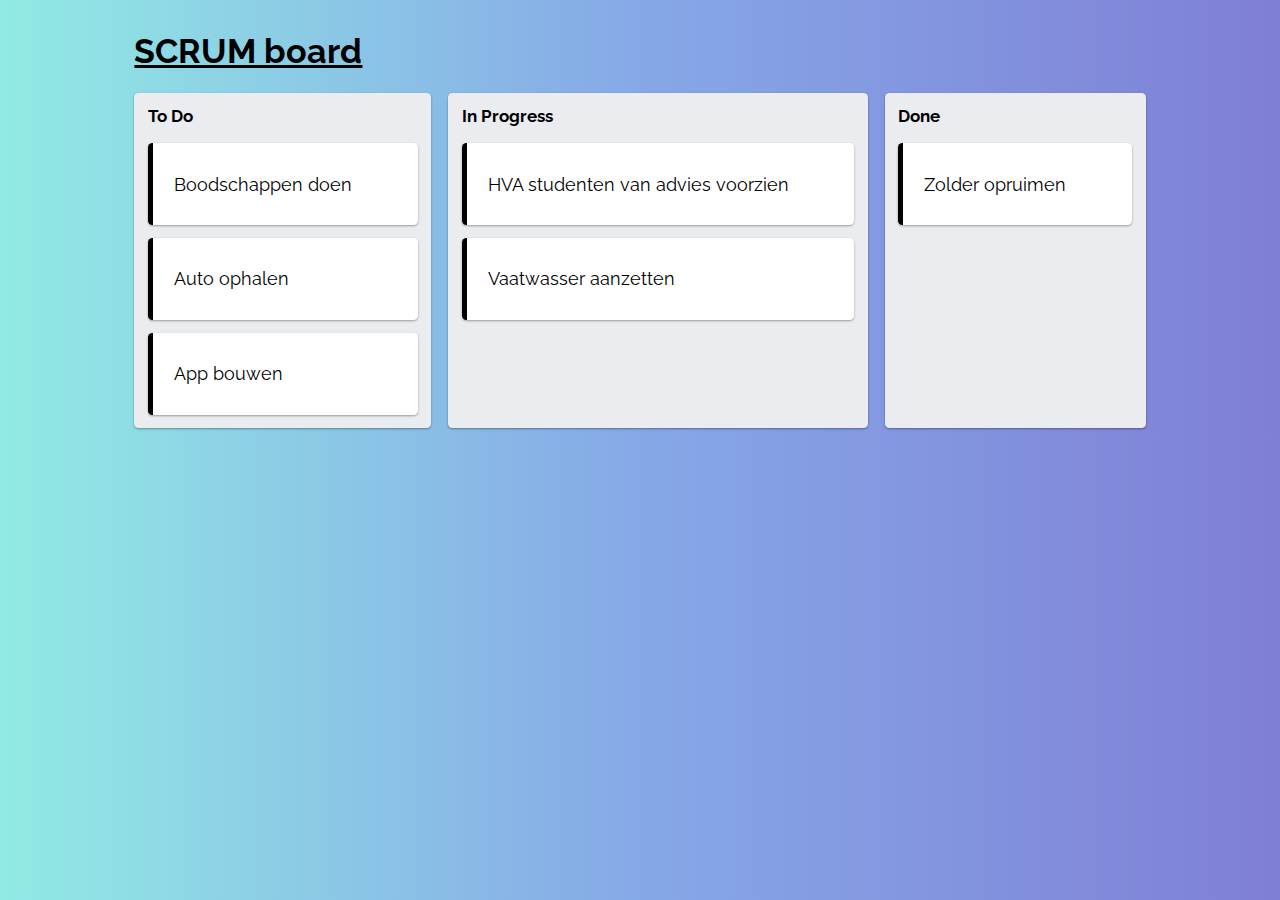
<file: index.html>
<!DOCTYPE html>
<html lang="en">
  <head>
    <meta charset="UTF-8" />
    <meta http-equiv="X-UA-Compatible" content="IE=edge" />
    <meta name="viewport" content="width=device-width, initial-scale=1.0" />
    <link
      rel="stylesheet"
      type="text/css"
      href="//fonts.googleapis.com/css?family=Raleway"
    />
    <link rel="stylesheet" href="style.css" />
    <title>Document</title>
  </head>
  <body>
    <header>
      <h1>SCRUM board</h1>
    </header>
    <main>
      <section>
        <h2>To Do</h2>
        <ol id="todoList" class="list">
          <li tabindex="0" draggable="true">
            <p>Boodschappen doen</p>
          </li>
          <li tabindex="0" draggable="true">

            <p>Auto ophalen</p>
          </li>
          <li tabindex="0" draggable="true">

            <p>App bouwen</p>
          </li>
        </ol>
      </section>
      <section>
        <h2>In Progress</h2>
        <ol id="progressList" class="list">
          <li tabindex="0" draggable="true">

            <p>HVA studenten van advies voorzien</p>
          </li>
          <li tabindex="0" draggable="true">
            <p>Vaatwasser aanzetten</p>
          </li>
        </ol>
      </section>
      <section>
        <h2>Done</h2>
        <ol id="doneList" class="list">
          <li tabindex="0" draggable="true">
            <p>Zolder opruimen</p>
          </li>
        </ol>
      </section>

      
    </main>

    <script src="index.js"></script>
  </body>
</html>
</file>
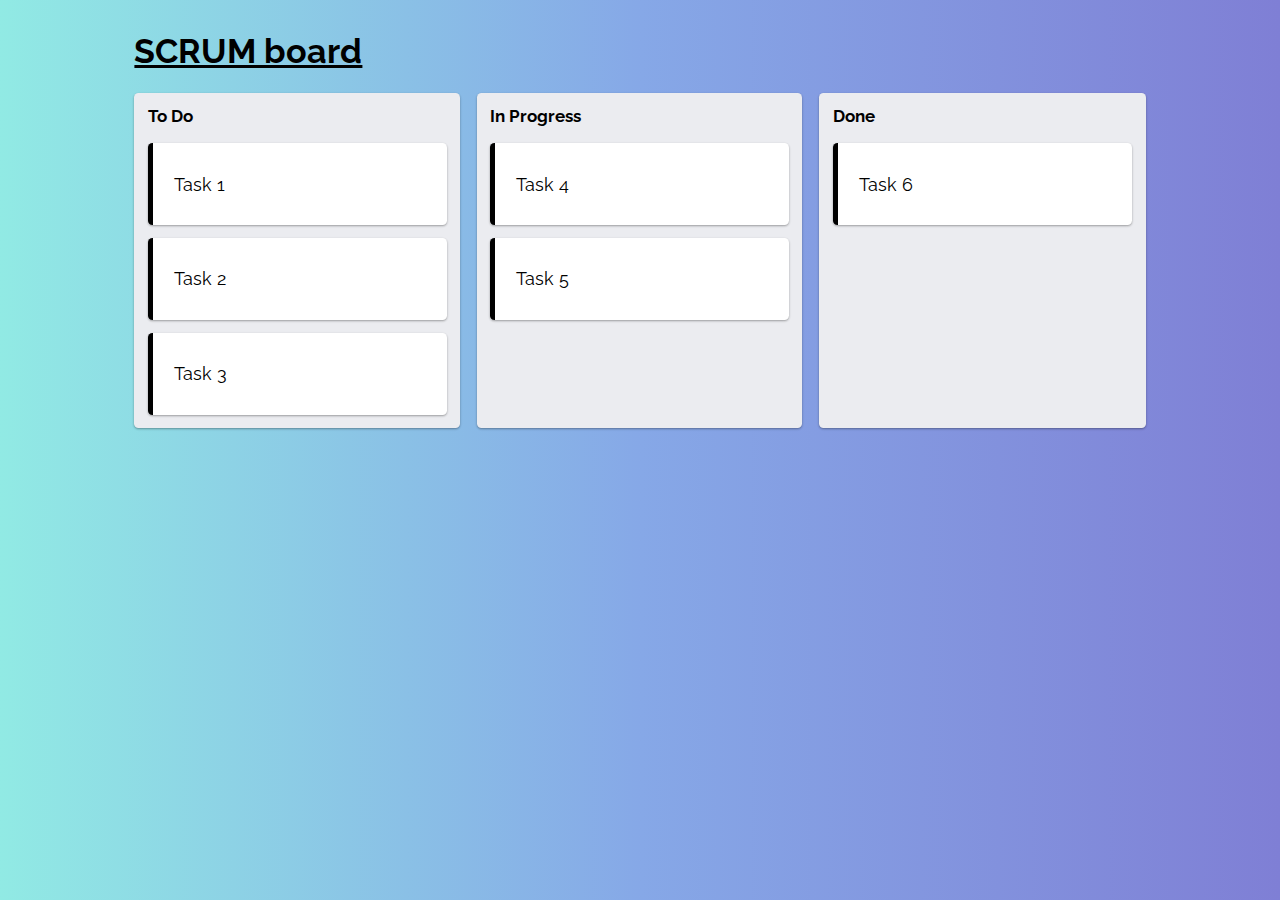
<file: keyboard-test/index.html>
<!DOCTYPE html>
<html lang="en">
  <head>
    <meta charset="UTF-8" />
    <meta http-equiv="X-UA-Compatible" content="IE=edge" />
    <meta name="viewport" content="width=device-width, initial-scale=1.0" />
    <link
      rel="stylesheet"
      type="text/css"
      href="//fonts.googleapis.com/css?family=Raleway"
    />
    <link rel="stylesheet" href="style.css" />
    <title>Document</title>
  </head>
  <body>
    <header>
      <h1>SCRUM board</h1>
    </header>
    <main>
      <section>
        <h2>To Do</h2>
        <ol>
          <li tabindex="0">
            <p>Task 1</p>
          </li>
          <li tabindex="0">
            <p>Task 2</p>
          </li>
          <li tabindex="0">
            <p>Task 3</p>
          </li>
        </ol>
      </section>
      <section>
        <h2>In Progress</h2>
        <ol>
          <li tabindex="0">
            <p>Task 4</p>
          </li>
          <li tabindex="0">
            <p>Task 5</p>
          </li>
        </ol>
      </section>
      <section>
        <h2>Done</h2>
        <ol>
          <li tabindex="0">
            <p>Task 6</p>
          </li>
        </ol>
      </section>

      
    </main>

    <script src="index.js"></script>
  </body>
</html>
</file>
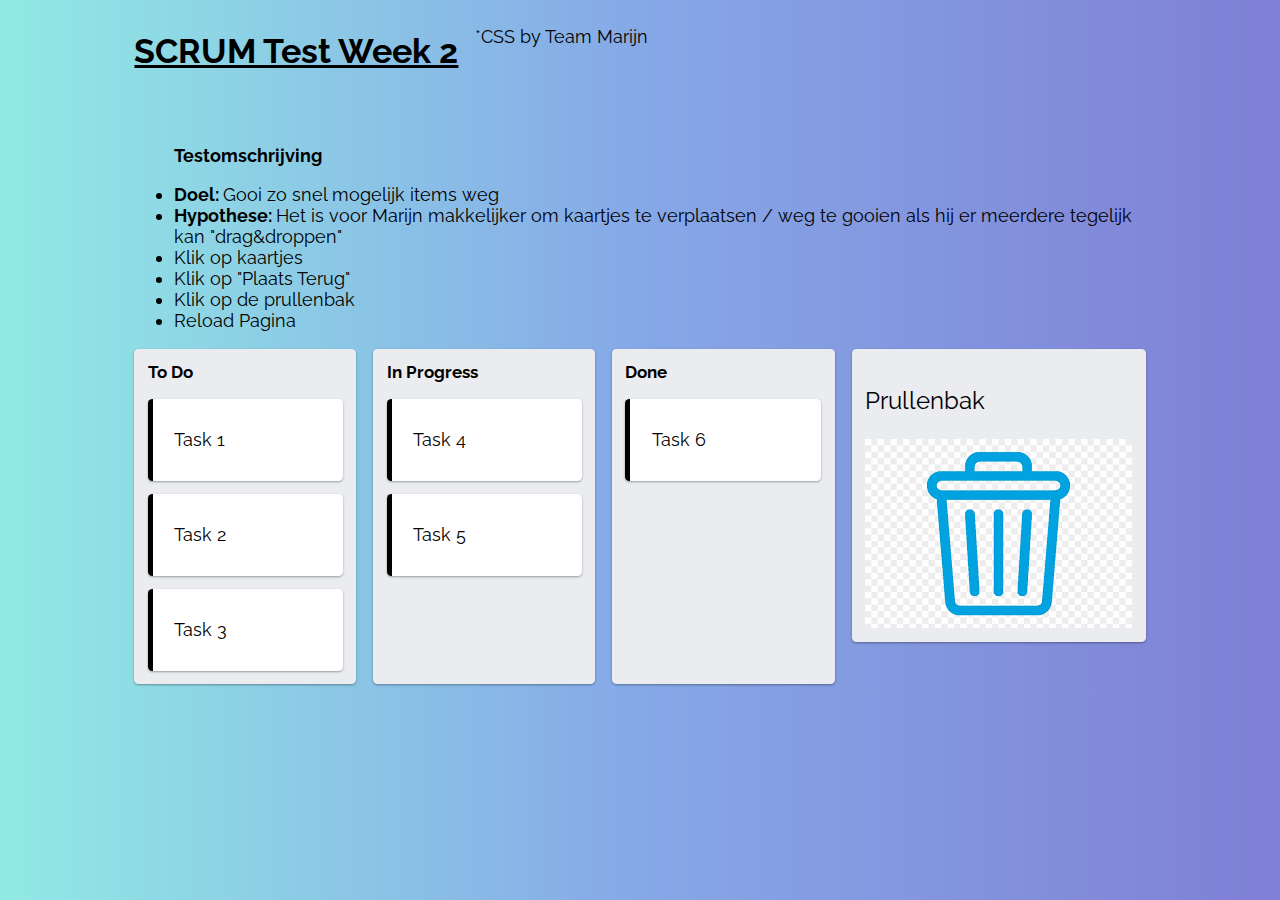
<file: Week-2-test-A/index.html>
<!DOCTYPE html>
<html lang="en">
  <head>
    <meta charset="UTF-8" />
    <meta http-equiv="X-UA-Compatible" content="IE=edge" />
    <meta name="viewport" content="width=device-width, initial-scale=1.0" />
    <link
      rel="stylesheet"
      type="text/css"
      href="//fonts.googleapis.com/css?family=Raleway"
    />
    <link rel="stylesheet" href="style.css" />
    <title>Document</title>
  </head>
  <body>
    <div id="mouseElements"></div>
    <header>
      <h1>SCRUM Test Week 2</h1>
      <p>*CSS by Team Marijn</p>

      <ul id="testOmschrijving">
        <h3>Testomschrijving</h3>
        <li><b>Doel: </b> Gooi zo snel mogelijk items weg</li>
        <li>
          <b>Hypothese: </b> Het is voor Marijn makkelijker om kaartjes te
          verplaatsen / weg te gooien als hij er meerdere tegelijk kan
          "drag&droppen"
        </li>
        <li>Klik op kaartjes</li>
        <li>Klik op "Plaats Terug"</li>
        <li>Klik op de prullenbak</li>
        <li>Reload Pagina</li>
      </ul>
    </header>
    <main>
      <section>
        <h2>To Do</h2>
        <button class="plaatsTerug hidden">Plaats Terug</button>
        <ol>
          <li tabindex="0">
            <p>Task 1</p>
          </li>
          <li tabindex="0">
            <p>Task 2</p>
          </li>
          <li tabindex="0">
            <p>Task 3</p>
          </li>
        </ol>
      </section>
      <section>
        <h2>In Progress</h2>
        <button class="plaatsTerug hidden">Plaats Terug</button>
        <ol>
          <li tabindex="0">
            <p>Task 4</p>
          </li>
          <li tabindex="0">
            <p>Task 5</p>
          </li>
        </ol>
      </section>
      <section>
        <h2>Done</h2>
        <button class="plaatsTerug hidden">Plaats Terug</button>
        <ol>
          <li tabindex="0">
            <p>Task 6</p>
          </li>
        </ol>
      </section>

      <aside>
        <div id="dustBin">
          <p>Prullenbak</p>
          <img src="./dustbin.png" alt="" />
        </div>
      </aside>
    </main>

    <script src="index.js"></script>
  </body>
</html>
</file>
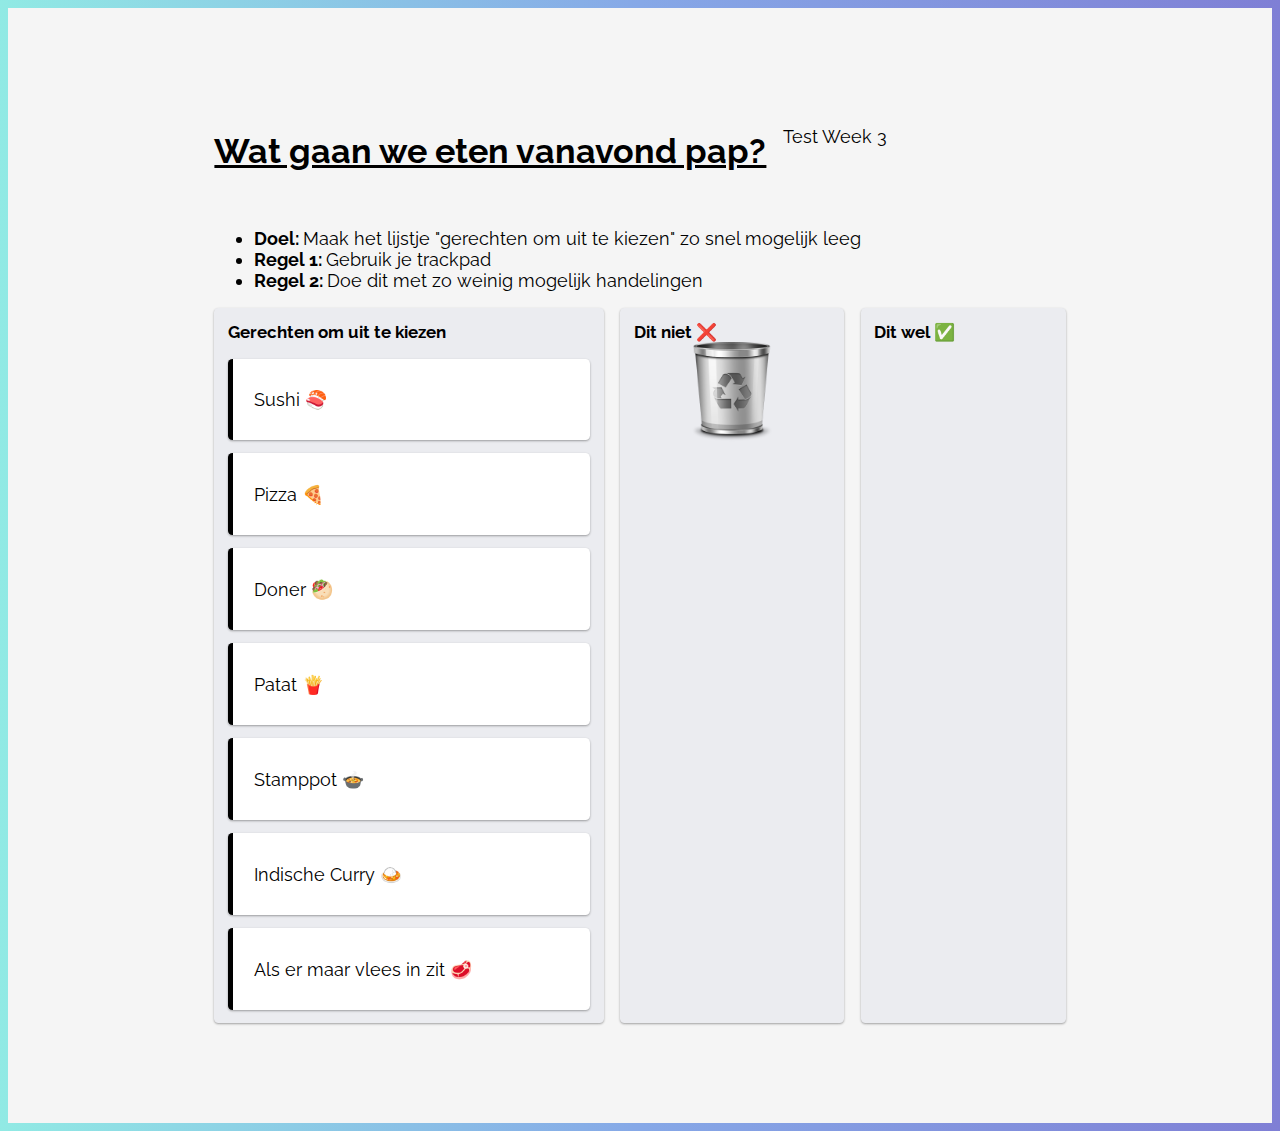
<file: Week-3-test-A/index.html>
<!DOCTYPE html>
<html lang="en">
  <head>
    <meta charset="UTF-8" />
    <meta http-equiv="X-UA-Compatible" content="IE=edge" />
    <meta name="viewport" content="width=device-width, initial-scale=1.0" />
    <link
      rel="stylesheet"
      type="text/css"
      href="//fonts.googleapis.com/css?family=Raleway"
    />
    <link rel="stylesheet" href="style.css" />
    <title>Document</title>
  </head>
  <body>
    <div id="mouseElements"></div>
    <header>
      <h1>Wat gaan we eten vanavond pap?</h1>
      <p>Test Week 3</p>

      <ul id="testOmschrijving">
        <li>
          <b>Doel: </b> Maak het lijstje "gerechten om uit te kiezen" zo snel
          mogelijk leeg
        </li>
        <li><b>Regel 1: </b> Gebruik je trackpad</li>
        <li><b>Regel 2: </b> Doe dit met zo weinig mogelijk handelingen</li>
      </ul>
    </header>
    <main>
      <section>
        <h2>Gerechten om uit te kiezen</h2>
        <!-- <button class="plaatsTerug hidden">Plaats hier</button> -->
        <!-- <button id="pakAlles">Pak alles</button> -->
        <ol>
          <li tabindex="0">
            <p>Sushi 🍣</p>
          </li>
          <li tabindex="0">
            <p>Pizza 🍕</p>
          </li>
          <li tabindex="0">
            <p>Doner 🥙</p>
          </li>
          <li tabindex="0">
            <p>Patat 🍟</p>
          </li>
          <li tabindex="0">
            <p>Stamppot 🍲</p>
          </li>
          <li tabindex="0">
            <p>Indische Curry 🍛</p>
          </li>
          <li tabindex="0">
            <p>Als er maar vlees in zit 🥩</p>
          </li>
        </ol>
      </section>
      <section>
        <h2>Dit niet ❌</h2>

        <div id="dustBin">
          <img src="./bin.png" alt="" />
        </div>
        <ol></ol>
      </section>
      <section>
        <h2>Dit wel ✅</h2>
        <button class="plaatsTerug hidden">Plaats hier</button>
        <ol></ol>
      </section>
    </main>

    <script src="index.js"></script>
  </body>
</html>
</file>
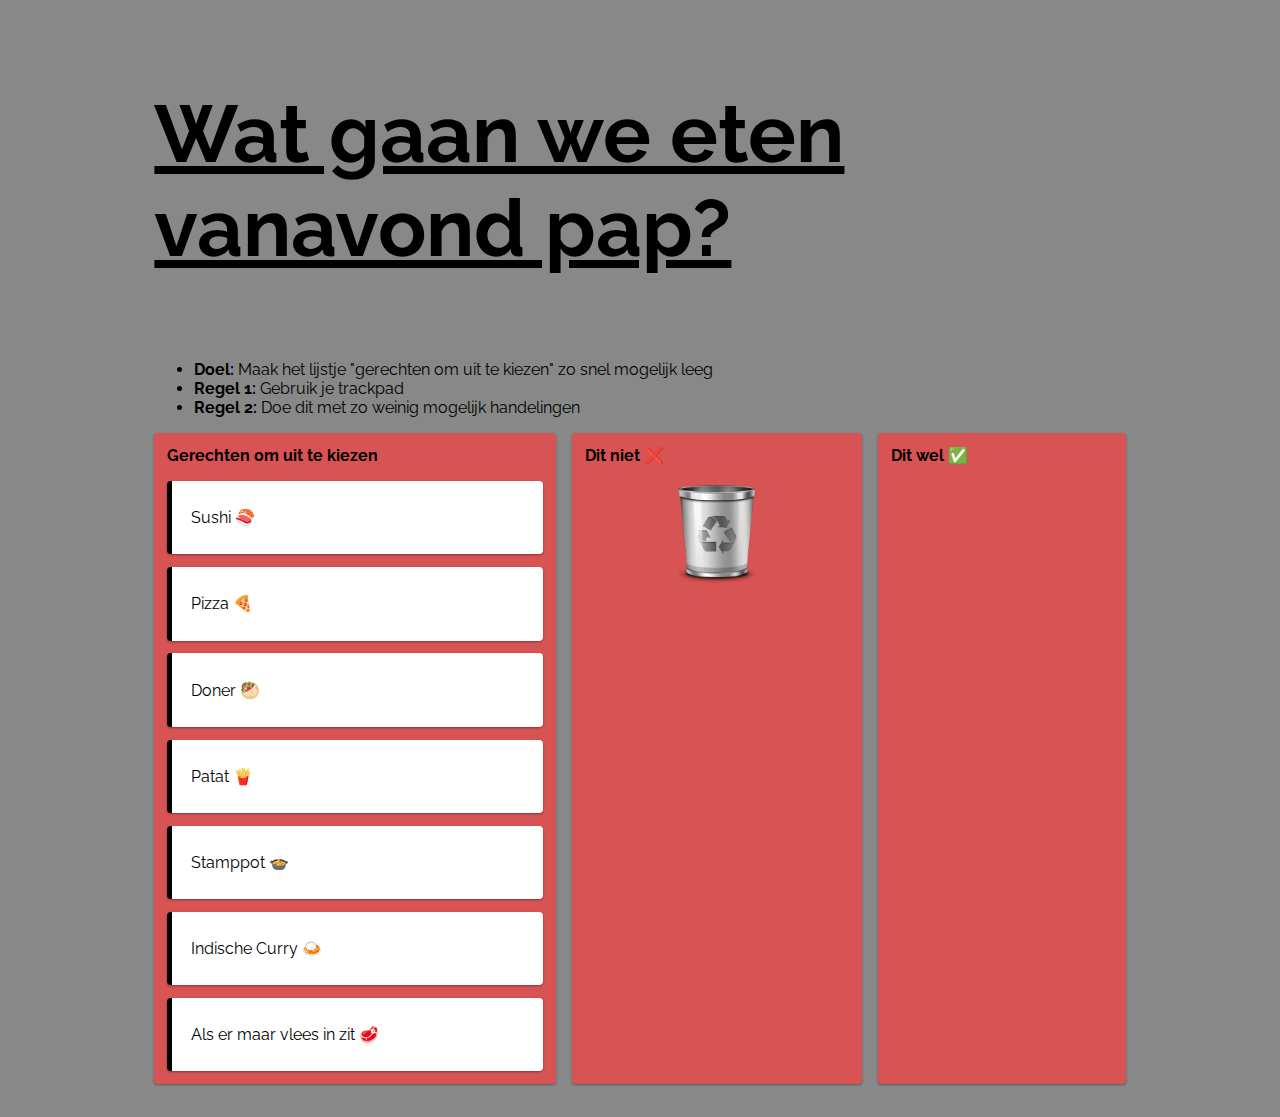
<file: Week-4/index.html>
<!DOCTYPE html>
<html lang="en">
  <head>
    <meta charset="UTF-8" />
    <meta http-equiv="X-UA-Compatible" content="IE=edge" />
    <meta name="viewport" content="width=device-width, initial-scale=1.0" />
    <link
      rel="stylesheet"
      type="text/css"
      href="//fonts.googleapis.com/css?family=Raleway"
    />
    <link rel="stylesheet" href="style.css" />
    <title>Week 4</title>
  </head>
  <body>
    <div id="mouseElements"></div>
    <header>
      <h1>Wat gaan we eten vanavond pap?</h1>

      <ul id="testOmschrijving">
        <li>
          <b>Doel: </b> Maak het lijstje "gerechten om uit te kiezen" zo snel
          mogelijk leeg
        </li>
        <li><b>Regel 1: </b> Gebruik je trackpad</li>
        <li><b>Regel 2: </b> Doe dit met zo weinig mogelijk handelingen</li>
      </ul>
    </header>
    <main>
      <section>
        <h2>Gerechten om uit te kiezen</h2>
        <button class="plaatsTerug hidden">Plaats hier</button>
        <!-- <button id="pakAlles">Pak alles</button> -->
        <ol>
          <li tabindex="0">
            <p>Sushi 🍣</p>
          </li>
          <li tabindex="0">
            <p>Pizza 🍕</p>
          </li>
          <li tabindex="0">
            <p>Doner 🥙</p>
          </li>
          <li tabindex="0">
            <p>Patat 🍟</p>
          </li>
          <li tabindex="0">
            <p>Stamppot 🍲</p>
          </li>
          <li tabindex="0">
            <p>Indische Curry 🍛</p>
          </li>
          <li tabindex="0">
            <p>Als er maar vlees in zit 🥩</p>
          </li>
        </ol>
      </section>
      <section>
        <h2>Dit niet ❌</h2>

        <div id="dustBin">
          <img src="./bin.png" alt="" />
        </div>
        <ol></ol>
      </section>
      <section>
        <h2>Dit wel ✅</h2>
        <button class="plaatsTerug hidden">Plaats hier</button>
        <ol></ol>
      </section>
    </main>

    <script src="index.js"></script>
  </body>
</html>
</file>
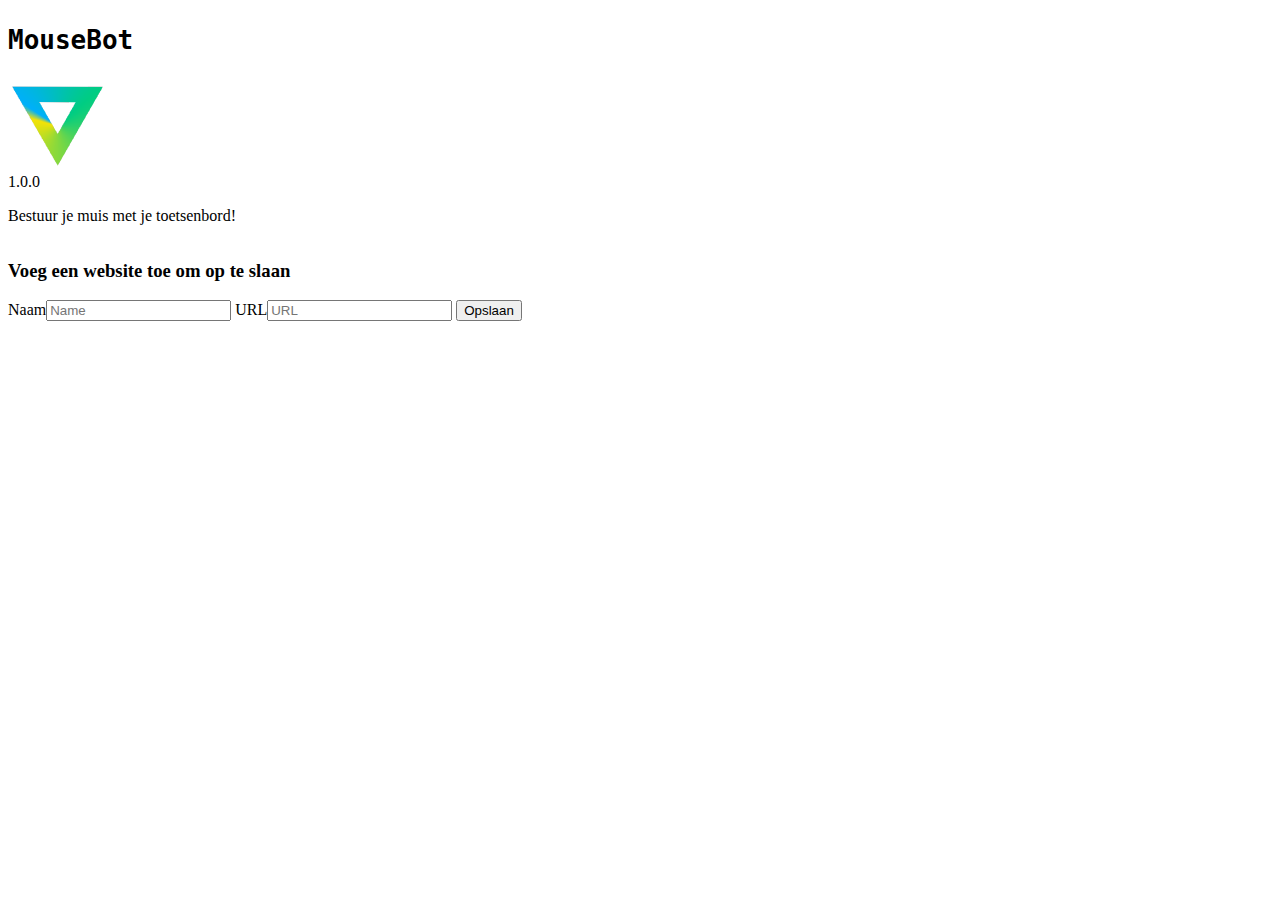
<file: chrome-extension-test/popup.html>
<!DOCTYPE html>
<html lang="nl">
<head>
    <meta charset="UTF-8">
    <meta http-equiv="X-UA-Compatible" content="IE=edge">
    <meta name="viewport" content="width=device-width, initial-scale=1.0">
    <title>MouseBot - Mouse controller</title>
    <link rel="stylesheet" href="style.css">
</head>
<body>
    <header>
        <h1>MouseBot</h1>
        <img src="minorLogo.png" alt="CMDA Minor Web Development Logo">
        <span>1.0.0</span>
        <p>
            Bestuur je muis met je toetsenbord!
        </p>
    </header>
    <main>
        <h3>Voeg een website toe om op te slaan</h3>
        <label for="saveSiteName">Naam<input type="text" id="saveSiteName" placeholder="Name"></label>
        <label for="saveSiteURL">URL<input type="text" id="saveSiteURL" placeholder="URL"></label>
      <button id="saveButton">Opslaan</button>
    </main>

    <script src="popup.js"></script>
</body>
</html>
</file>
<file: style.css>
* {
  font-size: calc(60% + 0.8vmin);
  -webkit-text-size-adjust: 100%;
}

body {
  font-family: 'raleway', sans-serif;
}

main, header {
  display: flex;
  flex-wrap: wrap;
  width: 80%;
  margin: 0 auto;
  gap: 1rem;
}

:root {
  background: #7F7FD5;
  background: -webkit-linear-gradient(to right, #91EAE4, #86A8E7, #7F7FD5);
  background: linear-gradient(to right, #91EAE4, #86A8E7, #7F7FD5);

  --round-corners: .25em;
}

h1 {
  font-size: 2rem;
  text-decoration: underline;
}

h2 {
  font-size: 1rem;
  margin: 0;
}


section {
  display: flex;
  flex-direction: column;
  flex-grow: 1;
  background-color: #EBECF0;
  padding: 0.8rem;
  border-radius: var(--round-corners);
  box-shadow: 0 1px 3px rgba(0,0,0,0.12), 0 1px 2px rgba(0,0,0,0.24);
  min-width: 10rem;
}

ol {
  display: flex;
  flex-direction: column;
  gap: 0.8rem;
  margin: 0;
  padding: 0;
  margin-top: 1rem;
}

ol > li {
  padding: 0.2rem;
  border-radius: var(--round-corners);
  background-color:white;
  list-style-type: none;
  border-left: 5px solid black;
  box-shadow: 0 1px 3px rgba(0,0,0,0.12), 0 1px 2px rgba(0,0,0,0.24);
  display: flex;
  align-items: center;
}

ol > li input{
  width: 1.5em;
  height: 14px;
}

ol > li:focus, ol > li:hover{
  border-left: 5px solid yellowgreen;
}

ol>li>p{
  padding: .5em 1em;
}
</file>
<file: keyboard-test/style.css>
* {
  font-size: calc(60% + 0.8vmin);
  -webkit-text-size-adjust: 100%;
}

body {
  font-family: 'raleway', sans-serif;
}

main, header {
  display: flex;
  flex-wrap: wrap;
  width: 80%;
  margin: 0 auto;
  gap: 1rem;
}

:root {
  background: #7F7FD5;
  background: -webkit-linear-gradient(to right, #91EAE4, #86A8E7, #7F7FD5);
  background: linear-gradient(to right, #91EAE4, #86A8E7, #7F7FD5);

  --round-corners: .25em;
}

h1 {
  font-size: 2rem;
  text-decoration: underline;
}

h2 {
  font-size: 1rem;
  margin: 0;
}


section {
  display: flex;
  flex-direction: column;
  flex-grow: 1;
  background-color: #EBECF0;
  padding: 0.8rem;
  border-radius: var(--round-corners);
  box-shadow: 0 1px 3px rgba(0,0,0,0.12), 0 1px 2px rgba(0,0,0,0.24);
  min-width: 10rem;
}

ol {
  display: flex;
  flex-direction: column;
  gap: 0.8rem;
  margin: 0;
  padding: 0;
  margin-top: 1rem;
}

ol > li {
  padding: 0.2rem;
  border-radius: var(--round-corners);
  background-color:white;
  list-style-type: none;
  border-left: 5px solid black;
  box-shadow: 0 1px 3px rgba(0,0,0,0.12), 0 1px 2px rgba(0,0,0,0.24);
  display: flex;
  align-items: center;
}

ol > li input{
  width: 1.5em;
  height: 14px;
}

ol > li:focus, ol > li:hover{
  border-left: 5px solid yellowgreen;
}

ol>li>p{
  padding: .5em 1em;
}
</file>
<file: Week-2-test-A/style.css>
* {
  font-size: calc(60% + 0.8vmin);
  -webkit-text-size-adjust: 100%;
}

body {
  font-family: "raleway", sans-serif;
}

main,
header {
  display: flex;
  flex-wrap: wrap;
  width: 80%;
  margin: 0 auto;
  gap: 1rem;
}

:root {
  background: #7f7fd5;
  background: -webkit-linear-gradient(to right, #91eae4, #86a8e7, #7f7fd5);
  background: linear-gradient(to right, #91eae4, #86a8e7, #7f7fd5);

  --round-corners: 0.25em;
}

h1 {
  font-size: 2rem;
  text-decoration: underline;
}

h2 {
  font-size: 1rem;
  margin: 0;
}

section {
  display: flex;
  flex-direction: column;
  flex-grow: 1;
  background-color: #ebecf0;
  padding: 0.8rem;
  border-radius: var(--round-corners);
  box-shadow: 0 1px 3px rgba(0, 0, 0, 0.12), 0 1px 2px rgba(0, 0, 0, 0.24);
  min-width: 10rem;
}

ol {
  display: flex;
  flex-direction: column;
  gap: 0.8rem;
  margin: 0;
  padding: 0;
  margin-top: 1rem;
}

ol > li {
  padding: 0.2rem;
  border-radius: var(--round-corners);
  background-color: white;
  list-style-type: none;
  border-left: 5px solid black;
  box-shadow: 0 1px 3px rgba(0, 0, 0, 0.12), 0 1px 2px rgba(0, 0, 0, 0.24);
  display: flex;
  align-items: center;
}

ol > li input {
  width: 1.5em;
  height: 14px;
}

ol > li:focus,
ol > li:hover {
  border-left: 5px solid yellowgreen;
}

ol > li > p {
  padding: 0.5em 1em;
}

/* -------------------- */

.mouseEl {
  position: absolute;
  width: 100px;
  height: 30px;
  background-color: white;
  border: 1px solid black;
}

.hidden {
  display: none;
}
#dustBin > p {
  font-size: x-large;
}

#dustBin {
  display: flex;
  flex-direction: column;
  background-color: #ebecf0;
  padding: 0.8rem;
  border-radius: var(--round-corners);
  box-shadow: 0 1px 3px rgba(0, 0, 0, 0.12), 0 1px 2px rgba(0, 0, 0, 0.24);
  min-width: 10rem;
}

.plaatsTerug {
  padding: 5px;
}
</file>
<file: Week-3-test-A/style.css>
* {
  font-size: calc(60% + 0.8vmin);
  -webkit-text-size-adjust: 100%;
}

body {
  font-family: "raleway", sans-serif;
  background-color: whitesmoke;
  padding: 100px;
  min-height: 90vh;
}
main,
header {
  display: flex;
  flex-wrap: wrap;
  width: 80%;
  margin: 0 auto;
  gap: 1rem;
}

:root {
  background: #7f7fd5;
  background: -webkit-linear-gradient(to right, #91eae4, #86a8e7, #7f7fd5);
  background: linear-gradient(to right, #91eae4, #86a8e7, #7f7fd5);

  --round-corners: 0.25em;
}

h1 {
  font-size: 2rem;
  text-decoration: underline;
}

h2 {
  font-size: 1rem;
  margin: 0;
}

section {
  display: flex;
  flex-direction: column;
  flex-grow: 1;
  background-color: #ebecf0;
  padding: 0.8rem;
  border-radius: var(--round-corners);
  box-shadow: 0 1px 3px rgba(0, 0, 0, 0.12), 0 1px 2px rgba(0, 0, 0, 0.24);
  min-width: 10rem;
}

ol {
  display: flex;
  flex-direction: column;
  gap: 0.8rem;
  margin: 0;
  padding: 0;
  margin-top: 1rem;
}

ol > li {
  padding: 0.2rem;
  border-radius: var(--round-corners);
  background-color: white;
  list-style-type: none;
  border-left: 5px solid black;
  box-shadow: 0 1px 3px rgba(0, 0, 0, 0.12), 0 1px 2px rgba(0, 0, 0, 0.24);
  display: flex;
  align-items: center;
}

ol > li input {
  width: 1.5em;
  height: 14px;
}

ol > li:focus,
ol > li:hover {
  border-left: 5px solid rgb(176, 250, 27);
  cursor: grab;
}

section:hover {
  border: 5px solid yellowgreen;
}

ol > li > p {
  padding: 0.5em 1em;
  pointer-events: none;
}

/* -------------------- */

.mouseEl {
  position: absolute;
  min-width: 100px;
  min-height: 30px;
  background-color: white;
  border-left: 5px solid yellowgreen;
  list-style-type: none;
  padding: 5px;
  text-align: center;
  border-radius: var(--round-corners);
  box-shadow: 0px 0px 6px 2px #000000;
}

.hidden {
  display: none;
}

#mouseElements {
  position: absolute;
}

#dustBin > img {
  max-width: 100px;
  max-height: 100px;
}

#dustBin {
  display: flex;
  justify-content: center;
  vertical-align: baseline;
}

.plaatsTerug {
  cursor: cell;
}
</file>
<file: Week-4/style.css>
* {

  -webkit-text-size-adjust: 100%;
}

body {
  font-family: "raleway", sans-serif;
  background-color: #888888;
  padding: 25px;
  min-height: 90vh;
}
main,
header {
  display: flex;
  flex-wrap: wrap;
  width: 80%;
  margin: 0 auto;
  gap: 1rem;
}

:root {


  --round-corners: 0.25em;
}

h1 {
  font-size: 5rem;
  text-decoration: underline;
}

h2 {
  font-size: 1rem;
  margin: 0;
}

section {
  display: flex;
  flex-direction: column;
  flex-grow: 1;
  background-color: #d85353;
  padding: 0.8rem;
  border-radius: var(--round-corners);
  box-shadow: 0 1px 3px rgba(0, 0, 0, 0.12), 0 1px 2px rgba(0, 0, 0, 0.24);
  min-width: 10rem;
}

ol {
  display: flex;
  flex-direction: column;
  gap: 0.8rem;
  margin: 0;
  padding: 0;
  margin-top: 1rem;
}

ol > li {
  padding: 0.2rem;
  border-radius: var(--round-corners);
  background-color: white;
  list-style-type: none;
  border-left: 5px solid black;
  box-shadow: 0 1px 3px rgba(0, 0, 0, 0.12), 0 1px 2px rgba(0, 0, 0, 0.24);
  display: flex;
  align-items: center;
}

ol > li input {
  width: 1.5em;
  height: 14px;
}

ol > li:focus,
ol > li:hover {
  border-left: 5px solid rgb(176, 250, 27);
  cursor: grab;
}

section:hover {
  border: 5px solid yellowgreen;
}

ol > li > p {
  padding: 0.5em 1em;
  pointer-events: none;
}

/* -------------------- */

.mouseEl {
  position: absolute;
  min-width: 100px;
  min-height: 30px;
  background-color: white;
  border-left: 5px solid yellowgreen;
  list-style-type: none;
  padding: 5px;
  text-align: center;
  border-radius: var(--round-corners);
  box-shadow: 0px 0px 6px 2px #000000;
}

.hidden {
  display: none;
}

#mouseElements {
  position: absolute;
}

#dustBin > img {
  max-width: 100px;
  max-height: 100px;
}

#dustBin {
  display: flex;
  justify-content: center;
  vertical-align: baseline;
  margin:20px 10px;
}

.plaatsTerug {
  cursor: cell;
  font-size:xx-large;
  margin: 20px 10px;
  border-radius:5px;

}
</file>
<file: chrome-extension-test/style.css>
header {
  display: flex;
  flex-direction: column;
}
h1 {
  font-family: monospace;
}
img {
  max-width: 100px;
}
.mouseBot-layer {
  margin: 0;
  padding: 10px;
  top: 0;

  background-color: rgba(97, 97, 97, 0.692);
  pointer-events: none;

  position: absolute;
  width: 100vw;
  height: 100vh;

  z-index: 1000;
}
.mouseBot-layer > h1 {
  color: white;
}
</file>
